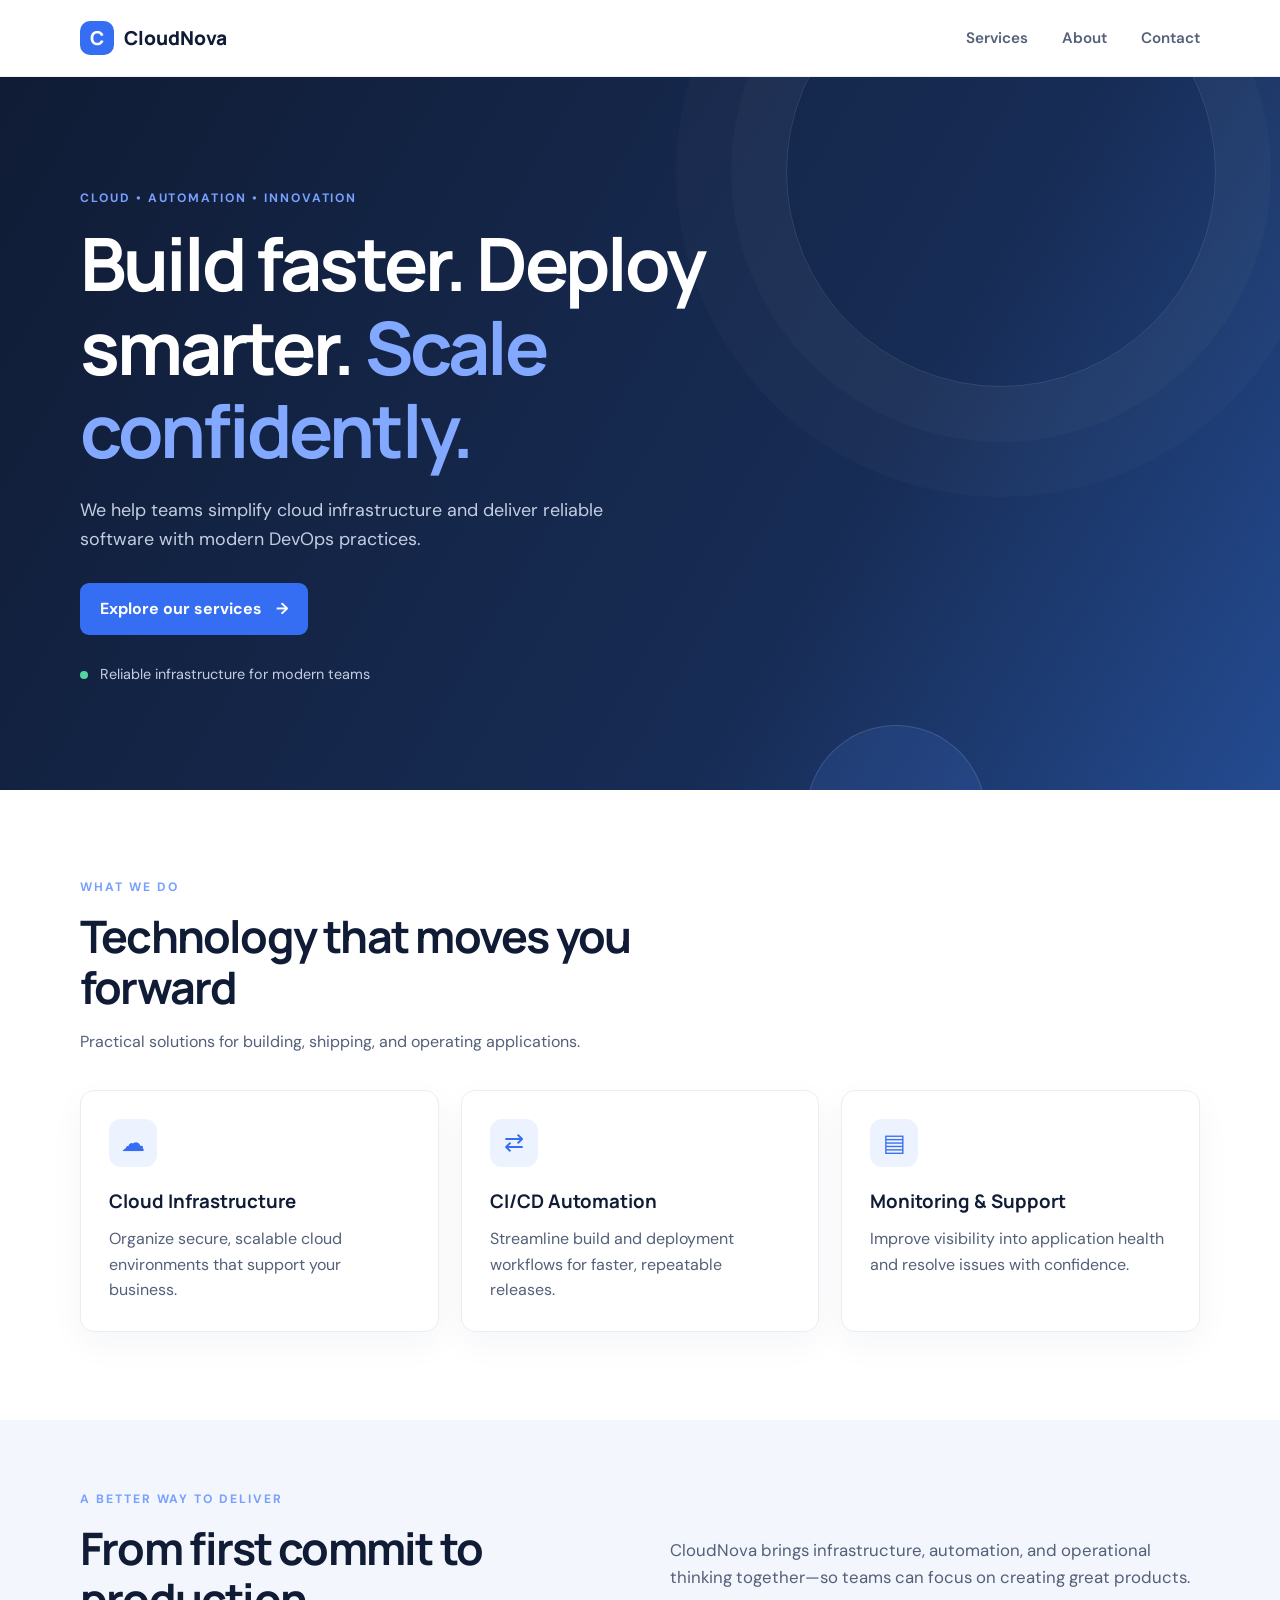
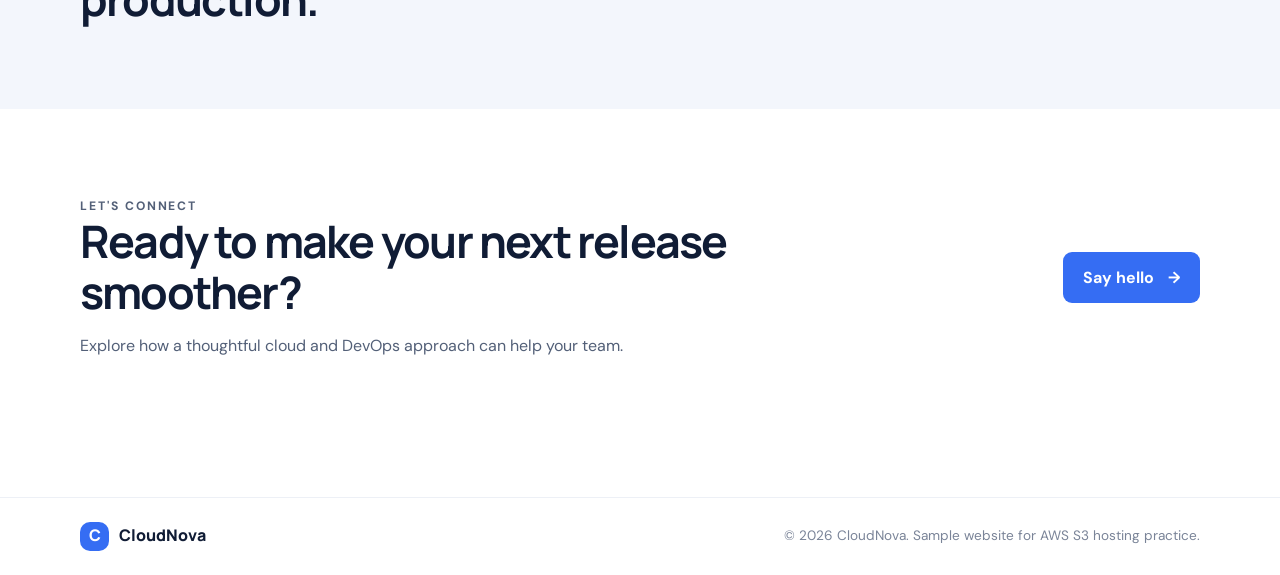
<file: Static Website Hosting/cloudnova-static-website/index.html>
<!DOCTYPE html>
<html lang="en">
<head>
  <meta charset="UTF-8">
  <meta name="viewport" content="width=device-width, initial-scale=1.0">
  <meta name="description" content="CloudNova helps teams build, deploy, and scale reliable cloud applications.">
  <title>CloudNova | Cloud & DevOps Solutions</title>
  <link rel="stylesheet" href="style.css">
  <script src="script.js" defer></script>
</head>
<body>
  <header class="site-header">
    <nav class="nav container" aria-label="Main navigation">
      <a class="brand" href="index.html"><span class="brand-mark">C</span> CloudNova</a>
      <button class="menu-toggle" id="menuToggle" aria-label="Toggle navigation" aria-expanded="false">☰</button>
      <div class="nav-links" id="navLinks">
        <a href="#services">Services</a>
        <a href="#about">About</a>
        <a href="#contact">Contact</a>
      </div>
    </nav>
  </header>

  <main>
    <section class="hero">
      <div class="container hero-content">
        <p class="eyebrow">CLOUD • AUTOMATION • INNOVATION</p>
        <h1>Build faster. Deploy smarter. <span>Scale confidently.</span></h1>
        <p class="hero-copy">We help teams simplify cloud infrastructure and deliver reliable software with modern DevOps practices.</p>
        <a class="button button-primary" href="#services">Explore our services <span aria-hidden="true">→</span></a>
        <div class="hero-note"><span class="status-dot"></span> Reliable infrastructure for modern teams</div>
      </div>
      <div class="hero-orb orb-one"></div>
      <div class="hero-orb orb-two"></div>
    </section>

    <section class="section container" id="services">
      <div class="section-heading">
        <p class="eyebrow">WHAT WE DO</p>
        <h2>Technology that moves you forward</h2>
        <p>Practical solutions for building, shipping, and operating applications.</p>
      </div>
      <div class="service-grid">
        <article class="service-card">
          <div class="service-icon">☁</div>
          <h3>Cloud Infrastructure</h3>
          <p>Organize secure, scalable cloud environments that support your business.</p>
        </article>
        <article class="service-card">
          <div class="service-icon">⇄</div>
          <h3>CI/CD Automation</h3>
          <p>Streamline build and deployment workflows for faster, repeatable releases.</p>
        </article>
        <article class="service-card">
          <div class="service-icon">▤</div>
          <h3>Monitoring & Support</h3>
          <p>Improve visibility into application health and resolve issues with confidence.</p>
        </article>
      </div>
    </section>

    <section class="about-band" id="about">
      <div class="container about-content">
        <div>
          <p class="eyebrow">A BETTER WAY TO DELIVER</p>
          <h2>From first commit to production.</h2>
        </div>
        <p>CloudNova brings infrastructure, automation, and operational thinking together—so teams can focus on creating great products.</p>
      </div>
    </section>

    <section class="section container contact-section" id="contact">
      <div>
        <p class="eyebrow">LET'S CONNECT</p>
        <h2>Ready to make your next release smoother?</h2>
        <p>Explore how a thoughtful cloud and DevOps approach can help your team.</p>
      </div>
      <button class="button button-primary" id="contactButton">Say hello <span aria-hidden="true">→</span></button>
      <p class="contact-message" id="contactMessage" role="status" aria-live="polite"></p>
    </section>
  </main>

  <footer class="footer">
    <div class="container footer-content">
      <a class="brand footer-brand" href="index.html"><span class="brand-mark">C</span> CloudNova</a>
      <p>© <span id="year"></span> CloudNova. Sample website for AWS S3 hosting practice.</p>
    </div>
  </footer>
</body>
</html>
</file>
<file: Static Website Hosting/cloudnova-static-website/style.css>
@import url('https://fonts.googleapis.com/css2?family=DM+Sans:wght@400;500;600;700&family=Manrope:wght@500;600;700;800&display=swap');

:root {
  --navy: #101c35;
  --blue: #356df3;
  --pale: #f3f6fc;
  --text: #536078;
  --white: #ffffff;
}

* { box-sizing: border-box; }
html { scroll-behavior: smooth; }
body { margin: 0; color: var(--navy); background: var(--white); font-family: 'DM Sans', Arial, sans-serif; line-height: 1.6; }
.container { width: min(1120px, calc(100% - 48px)); margin: 0 auto; }
.site-header { position: relative; z-index: 5; background: #fff; border-bottom: 1px solid #edf0f6; }
.nav { min-height: 76px; display: flex; align-items: center; justify-content: space-between; }
.brand { display: inline-flex; align-items: center; gap: 10px; color: var(--navy); text-decoration: none; font-family: 'Manrope', sans-serif; font-weight: 800; font-size: 1.2rem; }
.brand-mark { display: grid; place-items: center; width: 34px; height: 34px; border-radius: 10px; color: #fff; background: var(--blue); }
.nav-links { display: flex; gap: 34px; }
.nav-links a { color: #536078; text-decoration: none; font-weight: 600; font-size: .95rem; }
.nav-links a:hover { color: var(--blue); }
.menu-toggle { display: none; border: 0; background: transparent; font-size: 1.5rem; cursor: pointer; }
.hero { position: relative; overflow: hidden; background: linear-gradient(120deg, #101c35 0%, #172c55 65%, #244b91 100%); color: #fff; padding: 112px 0 104px; }
.hero-content { position: relative; z-index: 2; max-width: 1120px; }
.eyebrow { margin: 0 0 14px; color: #78a0ff; font-size: .76rem; font-weight: 700; letter-spacing: .16em; }
.hero h1, h2 { font-family: 'Manrope', sans-serif; line-height: 1.13; letter-spacing: -.04em; }
.hero h1 { max-width: 760px; margin: 0; font-size: clamp(2.6rem, 6vw, 4.6rem); }
.hero h1 span { color: #83a8ff; }
.hero-copy { max-width: 590px; margin: 24px 0 30px; color: #c4cee2; font-size: 1.12rem; }
.button { display: inline-flex; align-items: center; gap: 14px; padding: 13px 20px; border: 0; border-radius: 9px; text-decoration: none; font: inherit; font-weight: 700; cursor: pointer; transition: transform .2s, background .2s; }
.button:hover { transform: translateY(-2px); }
.button-primary { color: #fff; background: var(--blue); }
.button-primary:hover { background: #2459d7; }
.hero-note { margin-top: 28px; color: #c4cee2; font-size: .9rem; }
.status-dot { display: inline-block; width: 8px; height: 8px; margin-right: 8px; border-radius: 50%; background: #55d6a0; }
.hero-orb { position: absolute; border: 1px solid rgba(255,255,255,.12); border-radius: 50%; }
.orb-one { width: 430px; height: 430px; right: 5%; top: -120px; box-shadow: 0 0 0 55px rgba(255,255,255,.025), 0 0 0 110px rgba(255,255,255,.02); }
.orb-two { width: 180px; height: 180px; right: 23%; bottom: -115px; background: rgba(85,130,230,.15); }
.section { padding-top: 88px; padding-bottom: 88px; }
.section-heading { max-width: 650px; margin-bottom: 36px; }
.section-heading h2, .contact-section h2, .about-content h2 { margin: 0 0 14px; font-size: clamp(2rem, 4vw, 2.8rem); }
.section-heading > p:last-child, .contact-section p, .about-content > p { color: var(--text); }
.service-grid { display: grid; grid-template-columns: repeat(3, 1fr); gap: 22px; }
.service-card { padding: 28px; border: 1px solid #e8edf6; border-radius: 14px; background: #fff; box-shadow: 0 12px 35px rgba(20,42,82,.045); }
.service-icon { display: grid; place-items: center; width: 48px; height: 48px; margin-bottom: 20px; border-radius: 12px; color: var(--blue); background: #edf2ff; font-size: 1.5rem; }
.service-card h3 { margin: 0 0 9px; font-family: 'Manrope', sans-serif; }
.service-card p { margin: 0; color: var(--text); }
.about-band { background: var(--pale); padding: 70px 0; }
.about-content { display: grid; grid-template-columns: 1fr 1fr; gap: 60px; align-items: center; }
.about-content h2 { max-width: 430px; }
.about-content > p { margin: 0; font-size: 1.05rem; }
.contact-section { display: grid; grid-template-columns: 1fr auto; gap: 10px 30px; align-items: center; }
.contact-section > div { max-width: 650px; }
.contact-section p { margin-bottom: 0; }
.contact-message { grid-column: 1 / -1; min-height: 24px; color: var(--blue) !important; font-weight: 600; }
.footer { border-top: 1px solid #edf0f6; padding: 24px 0; }
.footer-content { display: flex; justify-content: space-between; align-items: center; gap: 20px; }
.footer-content p { margin: 0; color: #7a8498; font-size: .85rem; }
.footer-brand { font-size: 1rem; }
.footer-brand .brand-mark { width: 29px; height: 29px; }
@media (max-width: 700px) {
  .container { width: min(100% - 36px, 540px); }
  .nav { min-height: 66px; }
  .menu-toggle { display: block; color: var(--navy); }
  .nav-links { display: none; position: absolute; top: 66px; left: 0; right: 0; padding: 18px 24px; background: #fff; border-bottom: 1px solid #edf0f6; flex-direction: column; gap: 16px; }
  .nav-links.open { display: flex; }
  .hero { padding: 82px 0 76px; }
  .hero h1 { font-size: 2.7rem; }
  .orb-one { right: -260px; }
  .section { padding-top: 65px; padding-bottom: 65px; }
  .service-grid, .about-content, .contact-section { grid-template-columns: 1fr; }
  .about-content { gap: 12px; }
  .contact-section .button { justify-self: start; }
  .footer-content { align-items: flex-start; flex-direction: column; }
}
</file>
